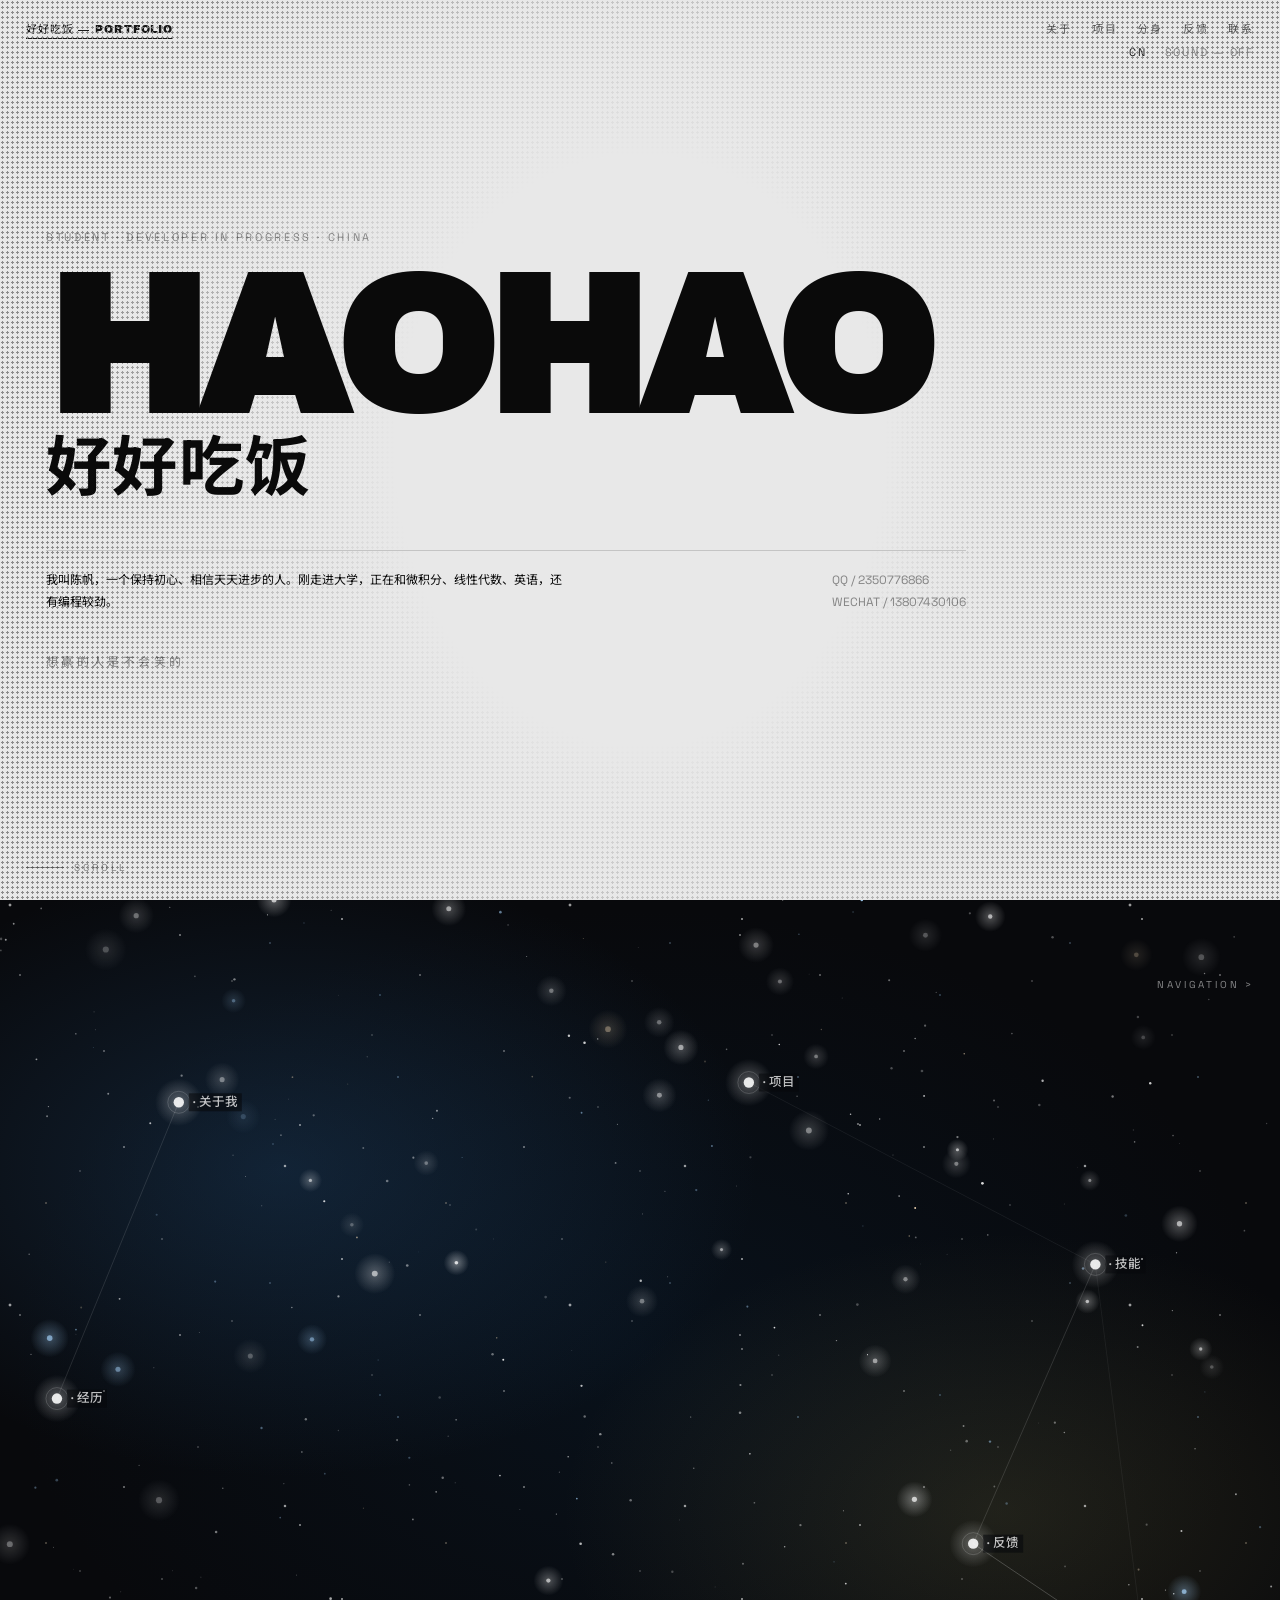
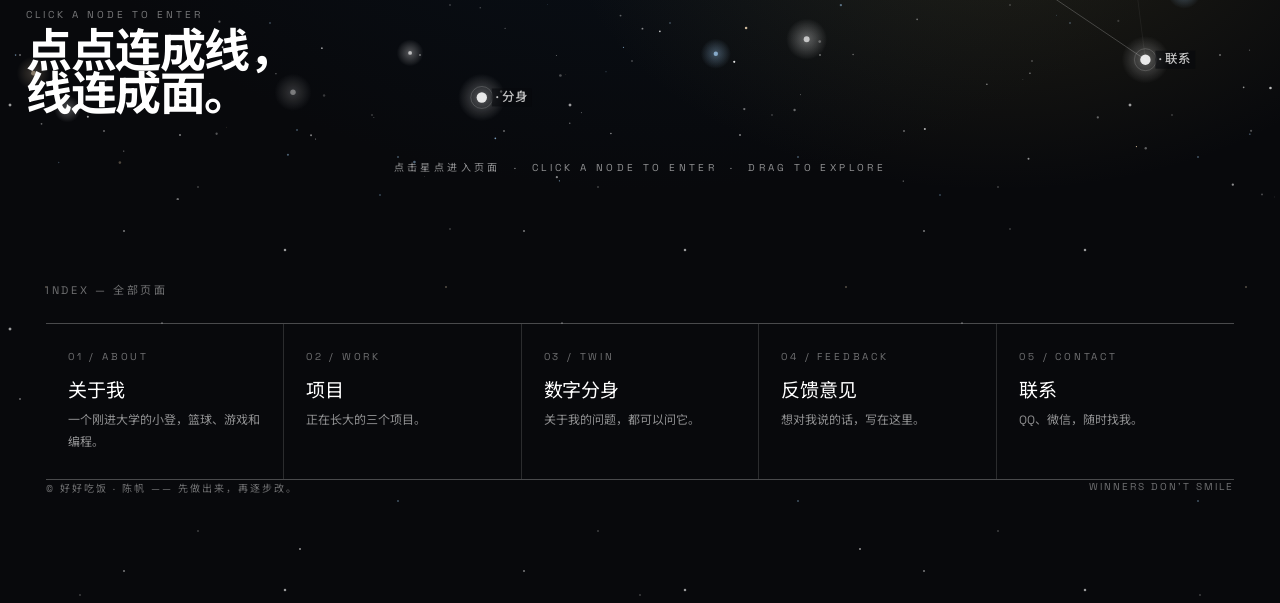
<file: index.html>
<!DOCTYPE html>
<html lang="zh-CN">
<head>
<meta charset="UTF-8">
<meta name="viewport" content="width=device-width, initial-scale=1">
<title>好好吃饭 — PORTFOLIO</title>
<meta name="description" content="好好吃饭（陈帆）的个人主页。星空导航：关于我、项目、数字分身、反馈意见、联系。">
<script src="assets/supabase.js"></script>
<link rel="preconnect" href="https://fonts.googleapis.com">
<link rel="preconnect" href="https://fonts.gstatic.com" crossorigin>
<link href="https://fonts.googleapis.com/css2?family=Archivo+Black&family=Space+Grotesk:wght@300;400;500&family=Noto+Sans+SC:wght@300;400;700;900&display=swap" rel="stylesheet">
<link rel="stylesheet" href="assets/style.css">
<script src="assets/app.js" defer></script>
</head>
<body>

<div id="cursor"></div>

<!-- ============ 开场：深色半调网点 + 巨型字体逐行浮现 ============ -->
<div id="intro">
  <div class="starfield"></div>
  <div class="dots"></div>
  <div class="intro-top">
    <span>好好吃饭 — PORTFOLIO</span>
    <span>2026</span>
  </div>
  <div class="i-mid">
    <span class="i-line">欢迎来到</span>
    <span class="i-line">我的世界</span>
    <div class="i-en">WELCOME TO MY WORLD.</div>
  </div>
</div>

<!-- ============ 顶栏（真链接） ============ -->
<header class="top">
  <a class="brand" href="index.html">好好吃饭 — PORTFOLIO</a>
  <div class="right">
    <div class="grp r1">
      <a href="about.html">关于</a>
      <a href="projects.html">项目</a>
      <a href="twin.html">分身</a>
      <a href="feedback.html">反馈</a>
      <a href="contact.html">联系</a>
    </div>
    <div class="grp r2">
      <span>CN</span><span class="sound">SOUND — OFF</span>
    </div>
  </div>
</header>

<!-- ============ 浅色极简 Hero ============ -->
<section class="scene light" id="top">
  <div class="dots-light"></div>
  <div class="hero wrap">
    <div class="kicker">STUDENT · DEVELOPER IN PROGRESS · CHINA</div>
    <h1>HAOHAO<span class="cn">好好吃饭</span></h1>
    <div class="meta">
      <p class="p">我叫陈帆，一个保持初心、相信天天进步的人。刚走进大学，正在和微积分、线性代数、英语，还有编程较劲。</p>
      <div>
        <div>QQ / 2350776866</div>
        <div>WECHAT / 13807430106</div>
      </div>
    </div>
    <div class="slogan">想赢的人是不会笑的</div>
  </div>
  <div class="scroll-hint"><i></i> Scroll</div>
</section>

<!-- ============ 星空导航中枢：点击节点 → 进入对应页面 ============ -->
<section class="scene dark graph-scene" id="map">
  <div class="glow"></div>
  <div class="starfield"></div>
  <canvas id="graph"></canvas>
  <div class="graph-title">
    <div class="k">Click a node to enter</div>
    <h2>点点连成线，<br>线连成面。</h2>
  </div>
  <div class="graph-hud">
    <div class="side">NAVIGATION &gt;</div>
    <div class="hint">点击星点进入页面 &nbsp;·&nbsp; CLICK A NODE TO ENTER &nbsp;·&nbsp; DRAG TO EXPLORE</div>
  </div>
</section>

<!-- ============ 页面索引（手机上也能正常跳转） ============ -->
<section class="scene dark sec-pad">
  <div class="starfield"></div>
  <div class="wrap">
    <div class="kicker" style="color:var(--dim-l)">Index — 全部页面</div>
    <nav class="nav-list reveal" style="margin-top:26px">
      <a href="about.html"><div class="n">01 / About</div><div class="t">关于我</div><div class="d">一个刚进大学的小登，篮球、游戏和编程。</div></a>
      <a href="projects.html"><div class="n">02 / Work</div><div class="t">项目</div><div class="d">正在长大的三个项目。</div></a>
      <a href="twin.html"><div class="n">03 / Twin</div><div class="t">数字分身</div><div class="d">关于我的问题，都可以问它。</div></a>
      <a href="feedback.html"><div class="n">04 / Feedback</div><div class="t">反馈意见</div><div class="d">想对我说的话，写在这里。</div></a>
      <a href="contact.html"><div class="n">05 / Contact</div><div class="t">联系</div><div class="d">QQ、微信，随时找我。</div></a>
    </nav>
  </div>
  <footer class="wrap">
    <div>© 好好吃饭 · 陈帆 —— 先做出来，再逐步改。</div>
    <div>WINNERS DON'T SMILE</div>
  </footer>
</section>

</body>
</html>
</file>
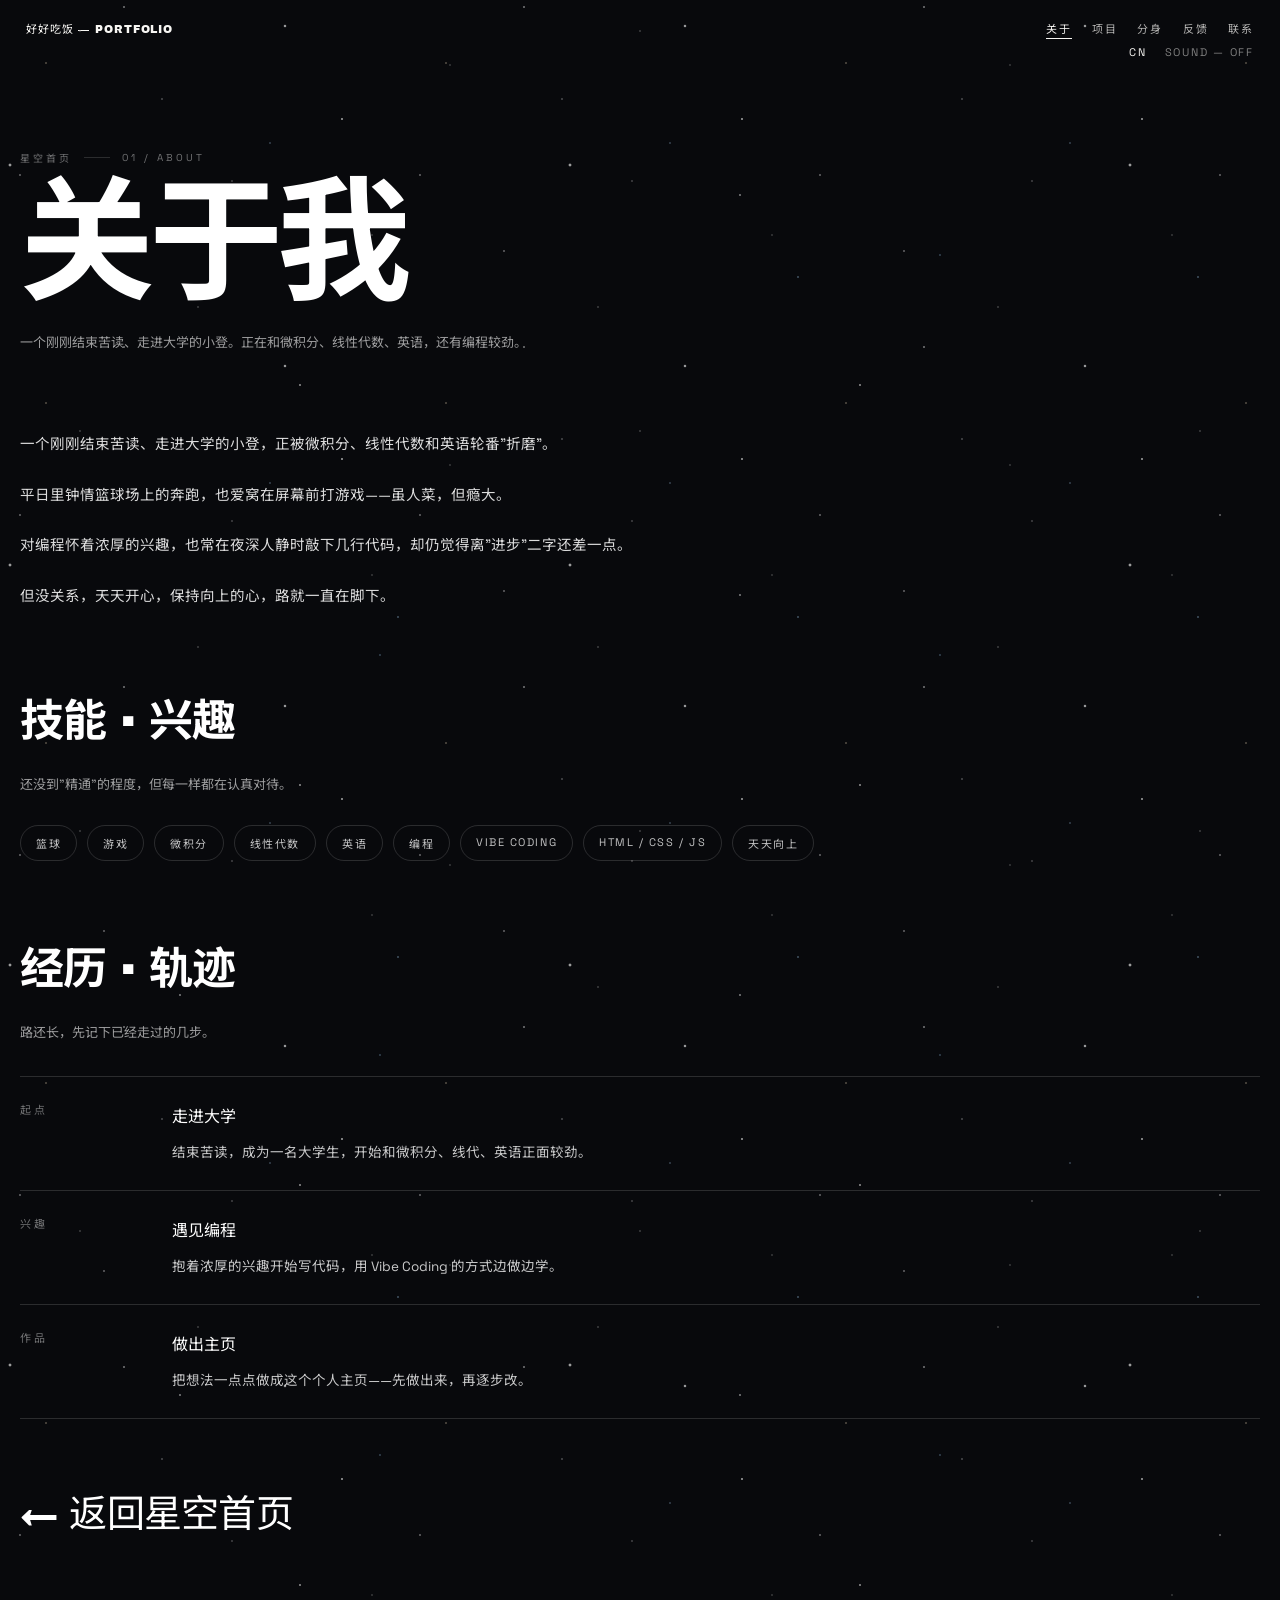
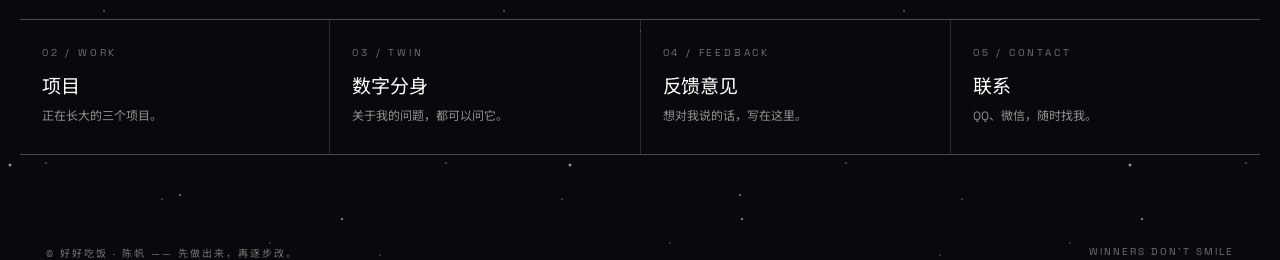
<file: about.html>
<!DOCTYPE html>
<html lang="zh-CN">
<head>
<meta charset="UTF-8">
<meta name="viewport" content="width=device-width, initial-scale=1">
<title>关于我 — 好好吃饭</title>
<meta name="description" content="关于好好吃饭（陈帆）：一个刚进大学的小登，篮球、游戏和编程。">
<script src="assets/supabase.js"></script>
<link rel="preconnect" href="https://fonts.googleapis.com">
<link rel="preconnect" href="https://fonts.gstatic.com" crossorigin>
<link href="https://fonts.googleapis.com/css2?family=Archivo+Black&family=Space+Grotesk:wght@300;400;500&family=Noto+Sans+SC:wght@300;400;700;900&display=swap" rel="stylesheet">
<link rel="stylesheet" href="assets/style.css">
<script src="assets/app.js" defer></script>
</head>
<body class="dark">

<div id="cursor"></div>

<header class="top">
  <a class="brand" href="index.html">好好吃饭 — PORTFOLIO</a>
  <div class="right">
    <div class="grp r1">
      <a href="about.html">关于</a>
      <a href="projects.html">项目</a>
      <a href="twin.html">分身</a>
      <a href="feedback.html">反馈</a>
      <a href="contact.html">联系</a>
    </div>
    <div class="grp r2"><span>CN</span><span class="sound">SOUND — OFF</span></div>
  </div>
</header>

<main class="page">
  <div class="starfield"></div>

  <div class="page-hero wrap">
    <div class="crumb"><a href="index.html">星空首页</a><i></i><span>01 / About</span></div>
    <h1 class="page-title reveal">关于我</h1>
    <p class="page-sub reveal">一个刚刚结束苦读、走进大学的小登。正在和微积分、线性代数、英语，还有编程较劲。</p>
  </div>

  <div class="page-body wrap">

    <div class="block reveal" style="margin-top:0">
      <div class="prose">
        <p>一个刚刚结束苦读、走进大学的小登，正被微积分、线性代数和英语轮番"折磨"。</p>
        <p>平日里钟情篮球场上的奔跑，也爱窝在屏幕前打游戏——虽人菜，但瘾大。</p>
        <p>对编程怀着浓厚的兴趣，也常在夜深人静时敲下几行代码，却仍觉得离"进步"二字还差一点。</p>
        <p>但没关系，天天开心，保持向上的心，路就一直在脚下。</p>
      </div>
    </div>

    <div class="block reveal" id="skills">
      <h2 class="h-sec">技能 · 兴趣</h2>
      <p class="page-sub" style="margin-top:0">还没到"精通"的程度，但每一样都在认真对待。</p>
      <div class="tags">
        <span>篮球</span>
        <span>游戏</span>
        <span>微积分</span>
        <span>线性代数</span>
        <span>英语</span>
        <span>编程</span>
        <span>Vibe Coding</span>
        <span>HTML / CSS / JS</span>
        <span>天天向上</span>
      </div>
    </div>

    <div class="block reveal" id="journey">
      <h2 class="h-sec">经历 · 轨迹</h2>
      <p class="page-sub" style="margin-top:0">路还长，先记下已经走过的几步。</p>
      <div class="timeline">
        <div class="tl">
          <div class="yr">起点</div>
          <div class="tx"><b>走进大学</b>结束苦读，成为一名大学生，开始和微积分、线代、英语正面较劲。</div>
        </div>
        <div class="tl">
          <div class="yr">兴趣</div>
          <div class="tx"><b>遇见编程</b>抱着浓厚的兴趣开始写代码，用 Vibe Coding 的方式边做边学。</div>
        </div>
        <div class="tl">
          <div class="yr">作品</div>
          <div class="tx"><b>做出主页</b>把想法一点点做成这个个人主页——先做出来，再逐步改。</div>
        </div>
      </div>
    </div>

    <a class="big-back" href="index.html">← 返回星空首页</a>

    <nav class="nav-list reveal">
      <a href="projects.html"><div class="n">02 / Work</div><div class="t">项目</div><div class="d">正在长大的三个项目。</div></a>
      <a href="twin.html"><div class="n">03 / Twin</div><div class="t">数字分身</div><div class="d">关于我的问题，都可以问它。</div></a>
      <a href="feedback.html"><div class="n">04 / Feedback</div><div class="t">反馈意见</div><div class="d">想对我说的话，写在这里。</div></a>
      <a href="contact.html"><div class="n">05 / Contact</div><div class="t">联系</div><div class="d">QQ、微信，随时找我。</div></a>
    </nav>
  </div>

  <footer class="wrap">
    <div>© 好好吃饭 · 陈帆 —— 先做出来，再逐步改。</div>
    <div>WINNERS DON'T SMILE</div>
  </footer>
</main>

</body>
</html>
</file>
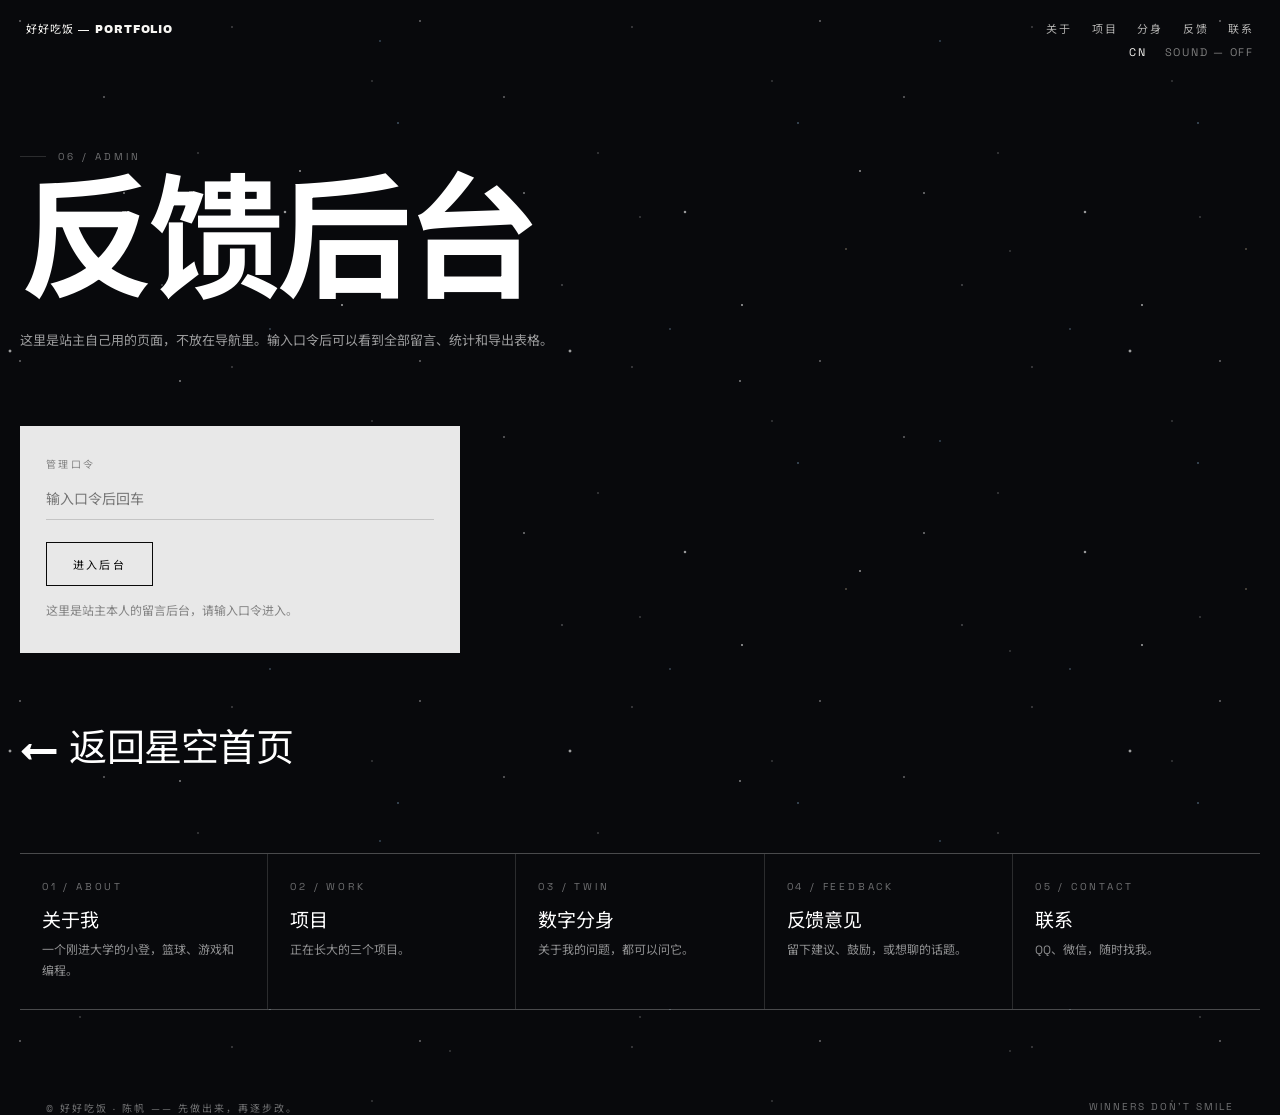
<file: admin.html>
<!DOCTYPE html>
<html lang="zh-CN">
<head>
<meta charset="UTF-8">
<meta name="viewport" content="width=device-width, initial-scale=1">
<title>反馈后台 — 好好吃饭</title>
<meta name="robots" content="noindex, nofollow">
<meta name="description" content="站主专用的反馈后台，查看全部留言与统计。">
<script src="assets/supabase.js"></script>
<link rel="preconnect" href="https://fonts.googleapis.com">
<link rel="preconnect" href="https://fonts.gstatic.com" crossorigin>
<link href="https://fonts.googleapis.com/css2?family=Archivo+Black&family=Space+Grotesk:wght@300;400;500&family=Noto+Sans+SC:wght@300;400;700;900&display=swap" rel="stylesheet">
<link rel="stylesheet" href="assets/style.css">
<script src="assets/app.js" defer></script>
</head>
<body class="dark">

<div id="cursor"></div>

<header class="top">
  <a class="brand" href="index.html">好好吃饭 — PORTFOLIO</a>
  <div class="right">
    <div class="grp r1">
      <a href="about.html">关于</a>
      <a href="projects.html">项目</a>
      <a href="twin.html">分身</a>
      <a href="feedback.html">反馈</a>
      <a href="contact.html">联系</a>
    </div>
    <div class="grp r2"><span>CN</span><span class="sound">SOUND — OFF</span></div>
  </div>
</header>

<main class="page">
  <div class="starfield"></div>

  <div class="page-hero wrap">
    <div class="crumb"><i></i><span>06 / Admin</span></div>
    <h1 class="page-title reveal">反馈后台</h1>
    <p class="page-sub reveal">这里是站主自己用的页面，不放在导航里。输入口令后可以看到全部留言、统计和导出表格。</p>
  </div>

  <div class="page-body wrap">

    <!-- 未解锁：口令门 -->
    <div class="admin-gate reveal" id="adminGate">
      <div class="row">
        <label>管理口令</label>
        <input type="password" id="adminPass" placeholder="输入口令后回车" autocomplete="off" />
      </div>
      <button type="button" id="adminEnter">进入后台</button>
      <p class="gate-tip" id="gateTip">这里是站主本人的留言后台，请输入口令进入。</p>
    </div>

    <!-- 已解锁：数据面板 -->
    <div id="adminPanel" hidden>
      <div class="admin-stats reveal">
        <div class="stat"><div class="k">全部留言</div><div class="v" id="stTotal">0</div></div>
        <div class="stat"><div class="k">今天新增</div><div class="v" id="stToday">0</div></div>
        <div class="stat"><div class="k">最近一条</div><div class="v sm" id="stLast">—</div></div>
        <div class="stat"><div class="k">数据来源</div><div class="v" id="stSrc">—</div></div>
      </div>

      <div class="admin-acts reveal">
        <button type="button" id="btnRefresh">刷新</button>
        <button type="button" id="btnCsv">导出 CSV</button>
        <button type="button" id="btnCopy">复制全部</button>
        <button type="button" onclick="location.href='feedback.html'">打开发反馈页</button>
      </div>

      <div class="msg-list reveal" id="adminList"></div>

      <p class="admin-note">
        小提示：<br>
        · 「导出 CSV」下载的文件可以直接用 Excel / WPS 打开，中文不会乱码，作业交这个就行。<br>
        · 想改口令，打开 <code>assets/app.js</code>，改 <code>const ADMIN_PASS = "……";</code> 这一行（初始默认值务必换掉）。<br>
        · 这个口令是页面上的门帘，能挡住随手点进来的人；想让留言彻底不公开，见 <code>docs/supabase-setup.md</code> 的「私密模式」。
      </p>
    </div>

    <a class="big-back" href="index.html">← 返回星空首页</a>

    <nav class="nav-list reveal">
      <a href="about.html"><div class="n">01 / About</div><div class="t">关于我</div><div class="d">一个刚进大学的小登，篮球、游戏和编程。</div></a>
      <a href="projects.html"><div class="n">02 / Work</div><div class="t">项目</div><div class="d">正在长大的三个项目。</div></a>
      <a href="twin.html"><div class="n">03 / Twin</div><div class="t">数字分身</div><div class="d">关于我的问题，都可以问它。</div></a>
      <a href="feedback.html"><div class="n">04 / Feedback</div><div class="t">反馈意见</div><div class="d">留下建议、鼓励，或想聊的话题。</div></a>
      <a href="contact.html"><div class="n">05 / Contact</div><div class="t">联系</div><div class="d">QQ、微信，随时找我。</div></a>
    </nav>
  </div>

  <footer class="wrap">
    <div>© 好好吃饭 · 陈帆 —— 先做出来，再逐步改。</div>
    <div>WINNERS DON'T SMILE</div>
  </footer>
</main>

</body>
</html>
</file>
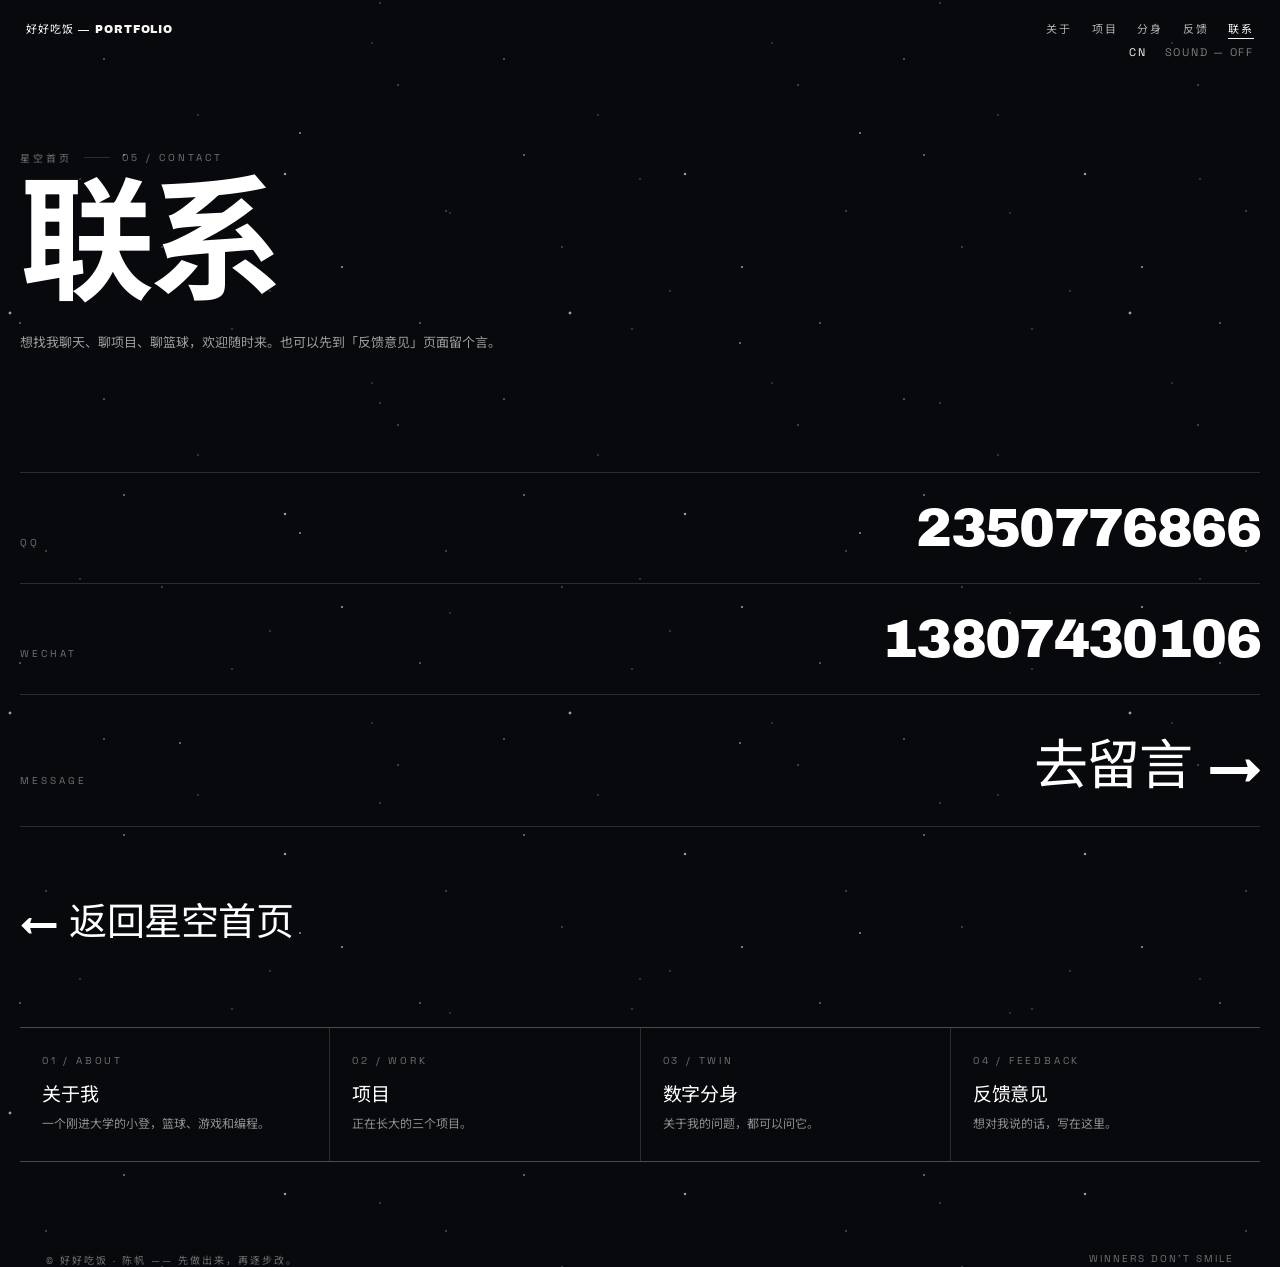
<file: contact.html>
<!DOCTYPE html>
<html lang="zh-CN">
<head>
<meta charset="UTF-8">
<meta name="viewport" content="width=device-width, initial-scale=1">
<title>联系 — 好好吃饭</title>
<meta name="description" content="联系好好吃饭（陈帆）：QQ 2350776866，微信 13807430106。">
<script src="assets/supabase.js"></script>
<link rel="preconnect" href="https://fonts.googleapis.com">
<link rel="preconnect" href="https://fonts.gstatic.com" crossorigin>
<link href="https://fonts.googleapis.com/css2?family=Archivo+Black&family=Space+Grotesk:wght@300;400;500&family=Noto+Sans+SC:wght@300;400;700;900&display=swap" rel="stylesheet">
<link rel="stylesheet" href="assets/style.css">
<script src="assets/app.js" defer></script>
</head>
<body class="dark">

<div id="cursor"></div>

<header class="top">
  <a class="brand" href="index.html">好好吃饭 — PORTFOLIO</a>
  <div class="right">
    <div class="grp r1">
      <a href="about.html">关于</a>
      <a href="projects.html">项目</a>
      <a href="twin.html">分身</a>
      <a href="feedback.html">反馈</a>
      <a href="contact.html">联系</a>
    </div>
    <div class="grp r2"><span>CN</span><span class="sound">SOUND — OFF</span></div>
  </div>
</header>

<main class="page">
  <div class="starfield"></div>

  <div class="page-hero wrap">
    <div class="crumb"><a href="index.html">星空首页</a><i></i><span>05 / Contact</span></div>
    <h1 class="page-title reveal">联系</h1>
    <p class="page-sub reveal">想找我聊天、聊项目、聊篮球，欢迎随时来。也可以先到「反馈意见」页面留个言。</p>
  </div>

  <div class="page-body wrap">
    <div class="contact-big reveal">
      <a href="https://wpa.qq.com/msgrd?V=3&uin=2350776866&Site=QQ&Menu=yes" target="_blank" rel="noopener">
        <span class="k">QQ</span><span class="v">2350776866</span>
      </a>
      <a href="weixin://">
        <span class="k">WECHAT</span><span class="v">13807430106</span>
      </a>
      <a href="feedback.html">
        <span class="k">MESSAGE</span><span class="v">去留言 →</span>
      </a>
    </div>

    <a class="big-back" href="index.html">← 返回星空首页</a>

    <nav class="nav-list reveal">
      <a href="about.html"><div class="n">01 / About</div><div class="t">关于我</div><div class="d">一个刚进大学的小登，篮球、游戏和编程。</div></a>
      <a href="projects.html"><div class="n">02 / Work</div><div class="t">项目</div><div class="d">正在长大的三个项目。</div></a>
      <a href="twin.html"><div class="n">03 / Twin</div><div class="t">数字分身</div><div class="d">关于我的问题，都可以问它。</div></a>
      <a href="feedback.html"><div class="n">04 / Feedback</div><div class="t">反馈意见</div><div class="d">想对我说的话，写在这里。</div></a>
    </nav>
  </div>

  <footer class="wrap">
    <div>© 好好吃饭 · 陈帆 —— 先做出来，再逐步改。</div>
    <div>WINNERS DON'T SMILE</div>
  </footer>
</main>

</body>
</html>
</file>
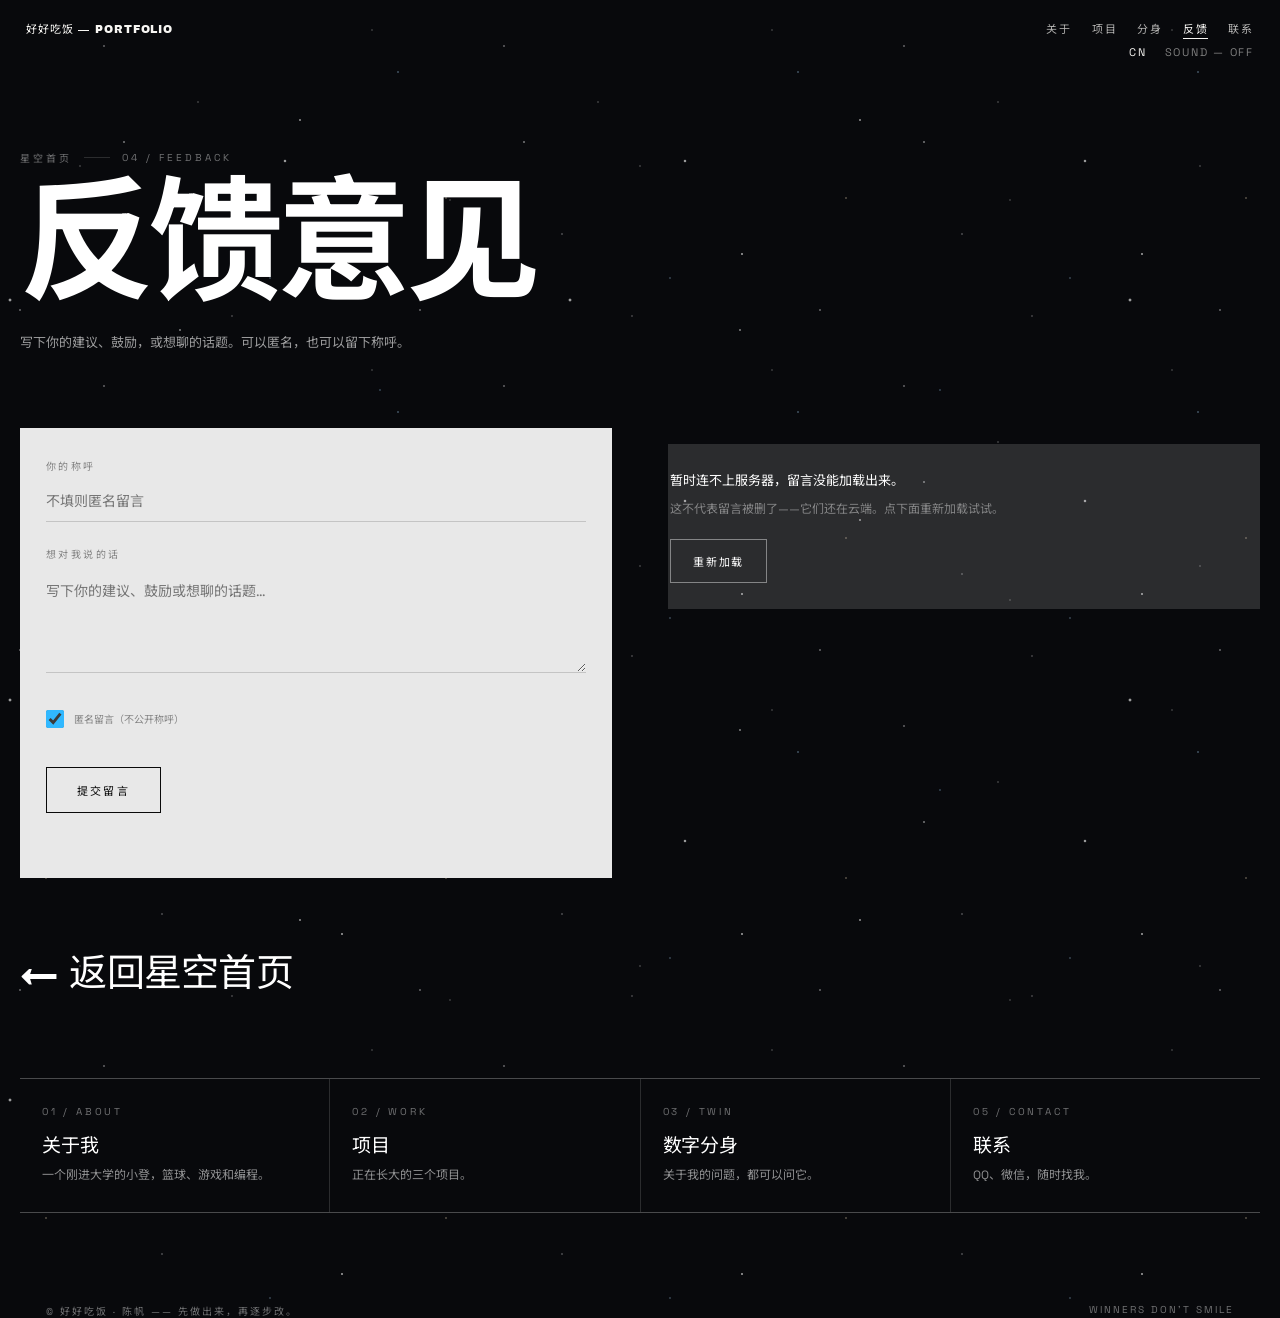
<file: feedback.html>
<!DOCTYPE html>
<html lang="zh-CN">
<head>
<meta charset="UTF-8">
<meta name="viewport" content="width=device-width, initial-scale=1">
<title>反馈意见 — 好好吃饭</title>
<meta name="description" content="给好好吃饭（陈帆）留言：建议、鼓励，或想聊的话题。支持匿名。">
<script src="assets/supabase.js"></script>
<link rel="preconnect" href="https://fonts.googleapis.com">
<link rel="preconnect" href="https://fonts.gstatic.com" crossorigin>
<link href="https://fonts.googleapis.com/css2?family=Archivo+Black&family=Space+Grotesk:wght@300;400;500&family=Noto+Sans+SC:wght@300;400;700;900&display=swap" rel="stylesheet">
<link rel="stylesheet" href="assets/style.css">
<script src="assets/app.js" defer></script>
</head>
<body class="dark">

<div id="cursor"></div>

<header class="top">
  <a class="brand" href="index.html">好好吃饭 — PORTFOLIO</a>
  <div class="right">
    <div class="grp r1">
      <a href="about.html">关于</a>
      <a href="projects.html">项目</a>
      <a href="twin.html">分身</a>
      <a href="feedback.html">反馈</a>
      <a href="contact.html">联系</a>
    </div>
    <div class="grp r2"><span>CN</span><span class="sound">SOUND — OFF</span></div>
  </div>
</header>

<main class="page">
  <div class="starfield"></div>

  <div class="page-hero wrap">
    <div class="crumb"><a href="index.html">星空首页</a><i></i><span>04 / Feedback</span></div>
    <h1 class="page-title reveal">反馈意见</h1>
    <p class="page-sub reveal">写下你的建议、鼓励，或想聊的话题。可以匿名，也可以留下称呼。</p>
  </div>

  <div class="page-body wrap">
    <div class="feedback">
      <div class="feed-panel reveal">
        <form class="feed-form" id="feedForm">
          <div class="row">
            <label>你的称呼</label>
            <input type="text" id="feedName" placeholder="不填则匿名留言" />
          </div>
          <div class="row">
            <label>想对我说的话</label>
            <textarea id="feedText" placeholder="写下你的建议、鼓励或想聊的话题…" required></textarea>
          </div>
          <label class="anon"><input type="checkbox" id="feedAnon" checked /> 匿名留言（不公开称呼）</label>
          <button type="submit">提交留言</button>
          <p class="feed-status" id="feedStatus"></p>
        </form>
      </div>
      <div class="reveal">
        <div class="feed-count" id="feedCount"></div>
        <div class="msg-list" id="msgList"></div>
      </div>
    </div>

    <a class="big-back" href="index.html">← 返回星空首页</a>

    <nav class="nav-list reveal">
      <a href="about.html"><div class="n">01 / About</div><div class="t">关于我</div><div class="d">一个刚进大学的小登，篮球、游戏和编程。</div></a>
      <a href="projects.html"><div class="n">02 / Work</div><div class="t">项目</div><div class="d">正在长大的三个项目。</div></a>
      <a href="twin.html"><div class="n">03 / Twin</div><div class="t">数字分身</div><div class="d">关于我的问题，都可以问它。</div></a>
      <a href="contact.html"><div class="n">05 / Contact</div><div class="t">联系</div><div class="d">QQ、微信，随时找我。</div></a>
    </nav>
  </div>

  <footer class="wrap">
    <div>© 好好吃饭 · 陈帆 —— 先做出来，再逐步改。</div>
    <div>WINNERS DON'T SMILE</div>
  </footer>
</main>

</body>
</html>
</file>
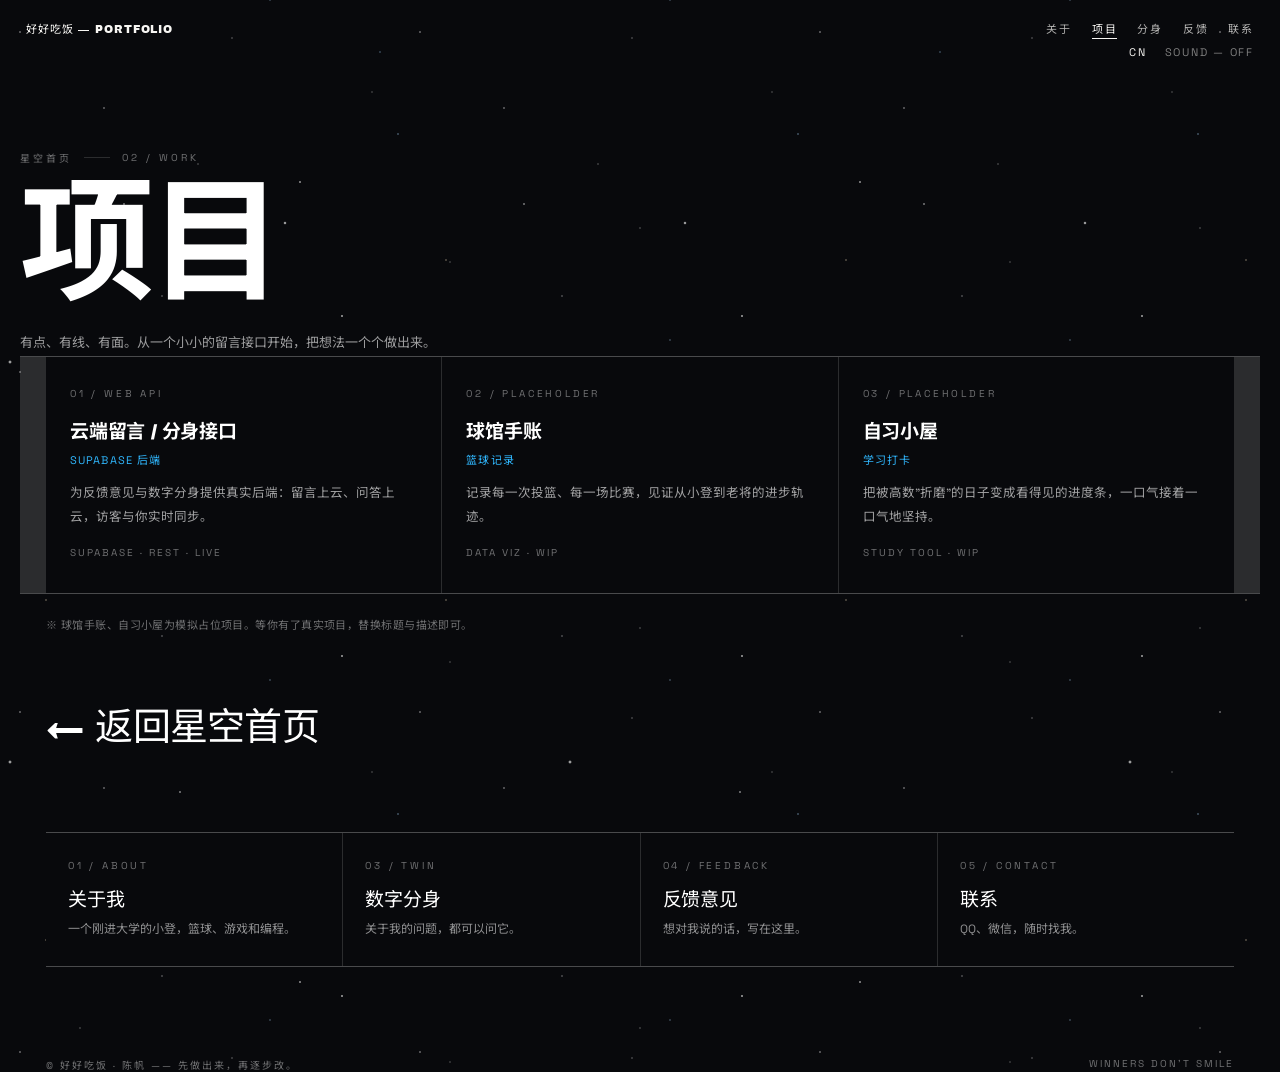
<file: projects.html>
<!DOCTYPE html>
<html lang="zh-CN">
<head>
<meta charset="UTF-8">
<meta name="viewport" content="width=device-width, initial-scale=1">
<title>项目 — 好好吃饭</title>
<meta name="description" content="好好吃饭（陈帆）的项目：云端留言 / 分身接口、球馆手账、自习小屋。">
<script src="assets/supabase.js"></script>
<link rel="preconnect" href="https://fonts.googleapis.com">
<link rel="preconnect" href="https://fonts.gstatic.com" crossorigin>
<link href="https://fonts.googleapis.com/css2?family=Archivo+Black&family=Space+Grotesk:wght@300;400;500&family=Noto+Sans+SC:wght@300;400;700;900&display=swap" rel="stylesheet">
<link rel="stylesheet" href="assets/style.css">
<script src="assets/app.js" defer></script>
</head>
<body class="dark">

<div id="cursor"></div>

<header class="top">
  <a class="brand" href="index.html">好好吃饭 — PORTFOLIO</a>
  <div class="right">
    <div class="grp r1">
      <a href="about.html">关于</a>
      <a href="projects.html">项目</a>
      <a href="twin.html">分身</a>
      <a href="feedback.html">反馈</a>
      <a href="contact.html">联系</a>
    </div>
    <div class="grp r2"><span>CN</span><span class="sound">SOUND — OFF</span></div>
  </div>
</header>

<main class="page">
  <div class="starfield"></div>

  <div class="page-hero wrap">
    <div class="crumb"><a href="index.html">星空首页</a><i></i><span>02 / Work</span></div>
    <h1 class="page-title reveal">项目</h1>
    <p class="page-sub reveal">有点、有线、有面。从一个小小的留言接口开始，把想法一个个做出来。</p>
  </div>

  <div class="page-body" style="padding-top:0">
    <div class="proj-list reveal">
      <div class="proj">
        <div class="idx">01 / WEB API</div>
        <h4>云端留言 / 分身接口</h4>
        <div class="sub">Supabase 后端</div>
        <p>为反馈意见与数字分身提供真实后端：留言上云、问答上云，访客与你实时同步。</p>
        <div class="stack">Supabase · REST · LIVE</div>
      </div>
      <div class="proj">
        <div class="idx">02 / PLACEHOLDER</div>
        <h4>球馆手账</h4>
        <div class="sub">篮球记录</div>
        <p>记录每一次投篮、每一场比赛，见证从小登到老将的进步轨迹。</p>
        <div class="stack">Data Viz · WIP</div>
      </div>
      <div class="proj">
        <div class="idx">03 / PLACEHOLDER</div>
        <h4>自习小屋</h4>
        <div class="sub">学习打卡</div>
        <p>把被高数"折磨"的日子变成看得见的进度条，一口气接着一口气地坚持。</p>
        <div class="stack">Study Tool · WIP</div>
      </div>
    </div>
    <p class="note wrap" style="margin-top:22px">※ 球馆手账、自习小屋为模拟占位项目。等你有了真实项目，替换标题与描述即可。</p>

    <div class="wrap">
      <a class="big-back" href="index.html">← 返回星空首页</a>

      <nav class="nav-list reveal">
        <a href="about.html"><div class="n">01 / About</div><div class="t">关于我</div><div class="d">一个刚进大学的小登，篮球、游戏和编程。</div></a>
        <a href="twin.html"><div class="n">03 / Twin</div><div class="t">数字分身</div><div class="d">关于我的问题，都可以问它。</div></a>
        <a href="feedback.html"><div class="n">04 / Feedback</div><div class="t">反馈意见</div><div class="d">想对我说的话，写在这里。</div></a>
        <a href="contact.html"><div class="n">05 / Contact</div><div class="t">联系</div><div class="d">QQ、微信，随时找我。</div></a>
      </nav>
    </div>
  </div>

  <footer class="wrap">
    <div>© 好好吃饭 · 陈帆 —— 先做出来，再逐步改。</div>
    <div>WINNERS DON'T SMILE</div>
  </footer>
</main>

</body>
</html>
</file>
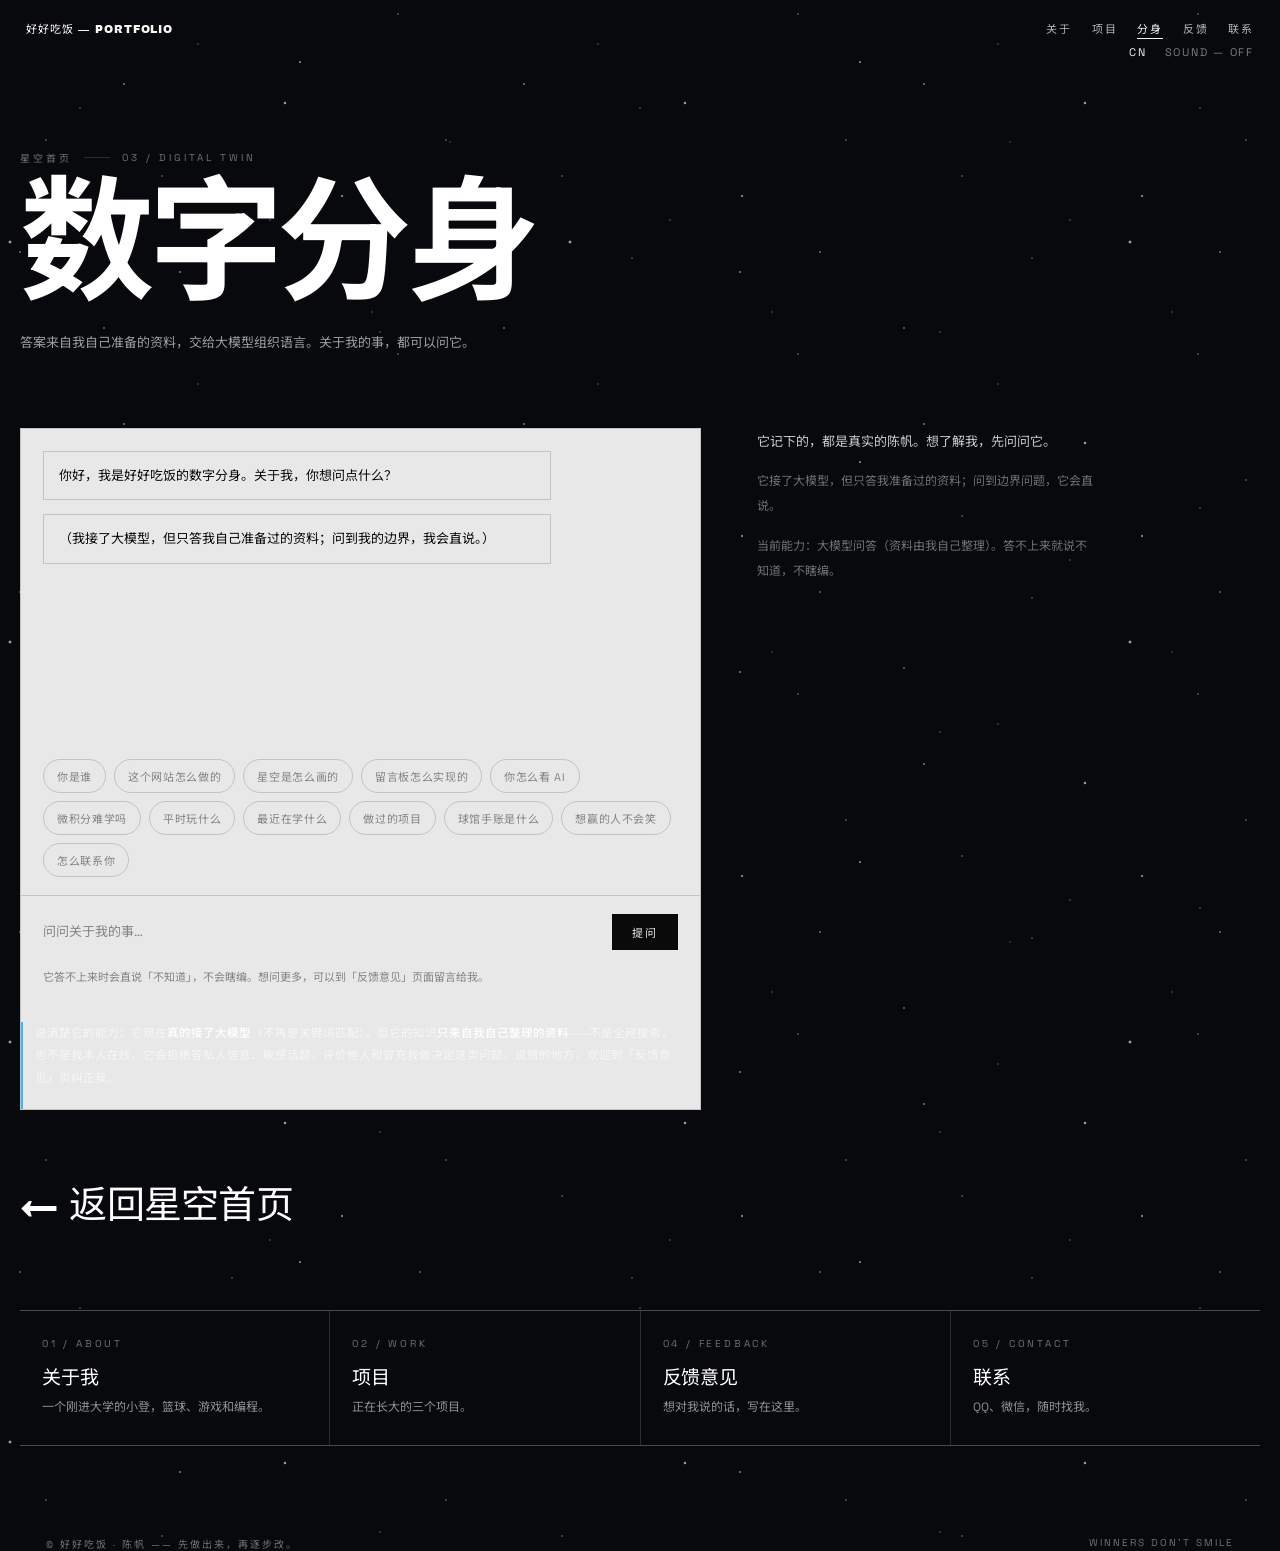
<file: twin.html>
<!DOCTYPE html>
<html lang="zh-CN">
<head>
<meta charset="UTF-8">
<link rel="icon" href="[data-uri]">
<meta name="viewport" content="width=device-width, initial-scale=1">
<title>数字分身 — 好好吃饭</title>
<meta name="description" content="好好吃饭（陈帆）的数字分身：基于我自己整理的资料，由大模型回答问题。">
<script src="assets/supabase.js"></script>
<link rel="preconnect" href="https://fonts.googleapis.com">
<link rel="preconnect" href="https://fonts.gstatic.com" crossorigin>
<link href="https://fonts.googleapis.com/css2?family=Archivo+Black&family=Space+Grotesk:wght@300;400;500&family=Noto+Sans+SC:wght@300;400;700;900&display=swap" rel="stylesheet">
<link rel="stylesheet" href="assets/style.css">
<script src="assets/app.js" defer></script>
</head>
<body class="dark">

<div id="cursor"></div>

<header class="top">
  <a class="brand" href="index.html">好好吃饭 — PORTFOLIO</a>
  <div class="right">
    <div class="grp r1">
      <a href="about.html">关于</a>
      <a href="projects.html">项目</a>
      <a href="twin.html">分身</a>
      <a href="feedback.html">反馈</a>
      <a href="contact.html">联系</a>
    </div>
    <div class="grp r2"><span>CN</span><span class="sound">SOUND — OFF</span></div>
  </div>
</header>

<main class="page">
  <div class="starfield"></div>

  <div class="page-hero wrap">
    <div class="crumb"><a href="index.html">星空首页</a><i></i><span>03 / Digital Twin</span></div>
    <h1 class="page-title reveal">数字分身</h1>
    <p class="page-sub reveal">答案来自我自己准备的资料，交给大模型组织语言。关于我的事，都可以问它。</p>
  </div>

  <div class="page-body wrap">
    <div class="digital">
      <div class="chat-panel reveal">
        <div class="chat-box" id="chatBox"></div>
        <div class="quick" id="quick"></div>
        <div class="chat-input">
          <input id="chatInput" type="text" placeholder="问问关于我的事…" />
          <button id="sendBtn">提问</button>
        </div>
        <p class="tip">它答不上来时会直说「不知道」，不会瞎编。想问更多，可以到「反馈意见」页面留言给我。</p>
        <p class="tip tip-strong">说清楚它的能力：它现在<strong>真的接了大模型</strong>（不再是关键词匹配）。但它的知识<strong>只来自我自己整理的资料</strong>——不是全网搜索，也不是我本人在线。它会拒绝答私人信息、敏感话题、评价他人和冒充我做决定这类问题。说错的地方，欢迎到「反馈意见」页纠正我。</p>
      </div>
      <div class="side reveal">
        <p>它记下的，都是真实的陈帆。想了解我，先问问它。</p>
        <p class="muted">它接了大模型，但只答我准备过的资料；问到边界问题，它会直说。</p>
        <p class="muted">当前能力：大模型问答（资料由我自己整理）。答不上来就说不知道，不瞎编。</p>
      </div>
    </div>

    <a class="big-back" href="index.html">← 返回星空首页</a>

    <nav class="nav-list reveal">
      <a href="about.html"><div class="n">01 / About</div><div class="t">关于我</div><div class="d">一个刚进大学的小登，篮球、游戏和编程。</div></a>
      <a href="projects.html"><div class="n">02 / Work</div><div class="t">项目</div><div class="d">正在长大的三个项目。</div></a>
      <a href="feedback.html"><div class="n">04 / Feedback</div><div class="t">反馈意见</div><div class="d">想对我说的话，写在这里。</div></a>
      <a href="contact.html"><div class="n">05 / Contact</div><div class="t">联系</div><div class="d">QQ、微信，随时找我。</div></a>
    </nav>
  </div>

  <footer class="wrap">
    <div>© 好好吃饭 · 陈帆 —— 先做出来，再逐步改。</div>
    <div>WINNERS DON'T SMILE</div>
  </footer>
</main>

</body>
</html>
</file>
<file: assets/style.css>
/* ============================================================
   好好吃饭 · PORTFOLIO  —  共享样式（多页面版）
   设计语言：极简 / 电影感 / 巨型字体 / 星空
   ============================================================ */
:root{
  --light:#e8e8e8;
  --light-2:#dedede;
  --ink:#0a0a0a;
  --dark:#08090c;
  --dark-2:#0d1014;
  --paper:#f2f2f0;
  --accent:#30b8ff;
  --dim:rgba(10,10,10,.45);
  --dim-l:rgba(255,255,255,.42);
  --line:rgba(10,10,10,.16);
  --line-l:rgba(255,255,255,.14);
  --display:'Archivo Black','Noto Sans SC',sans-serif;
  --mono:'Space Grotesk','Noto Sans SC',sans-serif;
}
*{margin:0;padding:0;box-sizing:border-box}
body{
  background:var(--light);color:var(--ink);
  font-family:var(--mono);
  -webkit-font-smoothing:antialiased;
  user-select:none;-webkit-user-select:none;
  overflow-x:hidden;
}
body.dark{background:var(--dark);color:#fff}
body.dark ::selection{background:#fff;color:var(--dark)}
input,textarea{user-select:text;-webkit-user-select:text}
/* 隐藏滚动条（参考站做法） */
body::-webkit-scrollbar{width:0;height:0}
body{scrollbar-width:none;-ms-overflow-style:none}
a{color:inherit;text-decoration:none}
::selection{background:var(--ink);color:var(--light)}

/* ============ 自定义十字准星光标 ============ */
#cursor{
  position:fixed;left:0;top:0;width:26px;height:26px;z-index:9999;
  pointer-events:none;transform:translate(-50%,-50%);
  mix-blend-mode:difference;opacity:0;transition:opacity .3s;
}
#cursor::before,#cursor::after{content:"";position:absolute;background:#fff}
#cursor::before{left:50%;top:0;width:1px;height:100%;transform:translateX(-50%)}
#cursor::after{top:50%;left:0;height:1px;width:100%;transform:translateY(-50%)}
#cursor.on{opacity:1}
#cursor.hot{width:44px;height:44px}
@media(hover:none){#cursor{display:none}}

/* ============ 顶栏（明暗自适应 · 真链接） ============ */
header.top{
  position:fixed;inset:0 0 auto 0;z-index:900;
  display:flex;justify-content:space-between;align-items:flex-start;
  padding:20px 26px;color:#fff;mix-blend-mode:difference;
  font-size:11px;letter-spacing:.16em;text-transform:uppercase;
  pointer-events:none;
}
header.top a,header.top span{pointer-events:auto}
header.top .grp{display:flex;gap:20px;align-items:baseline}
header.top a{position:relative;padding-bottom:3px;opacity:.72;transition:opacity .3s}
header.top a:hover,header.top a.active{opacity:1}
header.top a.active::after{content:"";position:absolute;left:0;right:0;bottom:0;height:1px;background:currentColor}
header.top .brand{font-family:var(--display);letter-spacing:.08em;opacity:1}
header.top .right{text-align:right;display:flex;flex-direction:column;gap:6px;align-items:flex-end}
header.top .right .r2{display:flex;gap:18px}
header.top .sound{opacity:.5}

/* ============ 开场（深色 · 半调网点 · 巨型字体逐行浮现） ============ */
#intro{
  position:fixed;inset:0;z-index:1000;background:var(--dark);
  display:flex;align-items:center;justify-content:center;
  transition:transform 1.1s cubic-bezier(.76,0,.24,1);
}
#intro.done{transform:translateY(-101%)}
#intro .dots{
  position:absolute;inset:0;
  background-image:radial-gradient(circle,rgba(255,255,255,.5) 1px,transparent 1.4px);
  background-size:5px 5px;
  -webkit-mask-image:radial-gradient(ellipse 58% 90% at 50% 50%,transparent 30%,#000 80%);
  mask-image:radial-gradient(ellipse 58% 90% at 50% 50%,transparent 30%,#000 80%);
}
.i-mid{position:relative;text-align:center;z-index:2}
.i-line{
  display:block;font-family:var(--display);
  font-size:clamp(54px,12.5vw,190px);line-height:.96;letter-spacing:-.01em;
  color:#fff;opacity:0;transform:translateY(28px);
  transition:opacity .8s cubic-bezier(.16,1,.3,1),transform .8s cubic-bezier(.16,1,.3,1);
}
.i-line.on{opacity:1;transform:none}
.i-en{
  margin-top:34px;font-size:11px;letter-spacing:.42em;color:var(--dim-l);
  text-transform:uppercase;opacity:0;transition:opacity 1s .4s;
}
.i-en.on{opacity:1}
.intro-top{
  position:absolute;top:22px;left:26px;right:26px;display:flex;justify-content:space-between;
  font-size:11px;letter-spacing:.16em;text-transform:uppercase;color:rgba(255,255,255,.5);
}

/* ============ 通用排版元件 ============ */
.wrap{max-width:1240px;margin:0 auto;padding:0 26px}
.scene .wrap{position:relative;z-index:2}
.kicker{font-size:11px;letter-spacing:.24em;text-transform:uppercase;color:var(--dim)}
.display{font-family:var(--display);letter-spacing:-.02em;line-height:.9;text-transform:uppercase}
.rule{height:1px;background:var(--line);width:100%}
.rule-l{height:1px;background:var(--line-l);width:100%}
.reveal{opacity:0;transform:translateY(34px);transition:opacity 1s cubic-bezier(.16,1,.3,1),transform 1s cubic-bezier(.16,1,.3,1)}
.reveal.in{opacity:1;transform:none}

/* ============ 星空背景层（纯 CSS 生成，无限平铺） ============ */
.starfield{position:absolute;inset:0;pointer-events:none;z-index:1;overflow:hidden}
.starfield::before,.starfield::after{
  content:"";position:absolute;left:-25%;top:-25%;width:150%;height:150%;
  background-repeat:repeat;
}
.starfield::before{
  background-image:
    radial-gradient(1px 1px at 24px 36px,rgba(255,255,255,.95),transparent),
    radial-gradient(1px 1px at 118px 92px,rgba(255,255,255,.55),transparent),
    radial-gradient(1.7px 1.7px at 205px 151px,rgba(255,255,255,1),transparent),
    radial-gradient(1px 1px at 318px 62px,rgba(170,215,255,.9),transparent),
    radial-gradient(1px 1px at 82px 224px,rgba(255,255,255,.7),transparent),
    radial-gradient(1.5px 1.5px at 262px 244px,rgba(255,255,255,.9),transparent),
    radial-gradient(1px 1px at 366px 188px,rgba(255,232,196,.8),transparent),
    radial-gradient(1px 1px at 152px 306px,rgba(255,255,255,.6),transparent),
    radial-gradient(1.3px 1.3px at 44px 132px,rgba(255,255,255,.75),transparent),
    radial-gradient(1px 1px at 292px 20px,rgba(255,255,255,.5),transparent),
    radial-gradient(1px 1px at 190px 268px,rgba(180,220,255,.7),transparent),
    radial-gradient(1.2px 1.2px at 340px 300px,rgba(255,255,255,.7),transparent);
  background-size:400px 340px;
  animation:twA 6s ease-in-out infinite alternate;
}
.starfield::after{
  background-image:
    radial-gradient(1.4px 1.4px at 60px 50px,rgba(255,255,255,.85),transparent),
    radial-gradient(1px 1px at 210px 130px,rgba(255,255,255,.5),transparent),
    radial-gradient(1.9px 1.9px at 330px 230px,rgba(255,255,255,.95),transparent),
    radial-gradient(1px 1px at 140px 320px,rgba(160,210,255,.75),transparent),
    radial-gradient(1px 1px at 400px 96px,rgba(255,255,255,.55),transparent),
    radial-gradient(1.3px 1.3px at 500px 260px,rgba(255,255,255,.8),transparent);
  background-size:560px 400px;
  animation:twB 9s ease-in-out infinite alternate;
}
@keyframes twA{from{opacity:.5}to{opacity:1}}
@keyframes twB{from{opacity:.85}to{opacity:.35}}
.dots-light{
  position:absolute;inset:0;pointer-events:none;
  background-image:radial-gradient(circle,rgba(10,10,10,.42) 1px,transparent 1.4px);
  background-size:5px 5px;
  -webkit-mask-image:radial-gradient(ellipse 56% 96% at 50% 50%,transparent 34%,#000 82%);
  mask-image:radial-gradient(ellipse 56% 96% at 50% 50%,transparent 34%,#000 82%);
}

/* ============ 场景通用 ============ */
.scene{position:relative}
.scene.light{background:var(--light);color:var(--ink)}
.scene.dark{background:var(--dark);color:#fff}
.sec-pad{padding:9vh 0 12vh}

/* ============ 首页 · 浅色 Hero ============ */
.hero{min-height:100vh;display:flex;flex-direction:column;justify-content:center;position:relative;z-index:2}
.hero h1{
  font-family:var(--display);font-size:clamp(58px,15vw,206px);line-height:.86;
  letter-spacing:-.045em;margin:22px 0 0;
}
.hero h1 .cn{display:block;font-size:.34em;letter-spacing:.02em;margin-top:.16em}
.hero .meta{
  display:flex;justify-content:space-between;gap:26px;flex-wrap:wrap;
  margin-top:52px;padding-top:18px;border-top:1px solid var(--line);
  font-size:12px;line-height:1.9;color:var(--dim);max-width:920px;
}
.hero .meta .p{max-width:520px;color:var(--ink)}
.hero .slogan{
  margin-top:38px;font-size:12px;letter-spacing:.28em;text-transform:uppercase;color:var(--dim);
}
.scroll-hint{
  position:absolute;bottom:26px;left:26px;display:flex;align-items:center;gap:10px;
  font-size:10px;letter-spacing:.3em;text-transform:uppercase;color:var(--dim);
}
.scroll-hint i{display:block;width:38px;height:1px;background:var(--ink);opacity:.4;animation:pull 2.4s infinite}
@keyframes pull{0%,100%{transform:scaleX(.3);transform-origin:left}50%{transform:scaleX(1);transform-origin:left}}

/* ============ 首页 · 深色星空节点网络 ============ */
.graph-scene{min-height:100vh;display:block;overflow:hidden}
#graph{position:absolute;inset:0;width:100%;height:100%;display:block;cursor:crosshair}
.graph-scene .glow{
  position:absolute;inset:0;pointer-events:none;
  background:
    radial-gradient(60% 55% at 22% 30%,rgba(40,90,140,.30),transparent 62%),
    radial-gradient(55% 50% at 78% 68%,rgba(120,110,60,.22),transparent 62%),
    radial-gradient(70% 70% at 50% 50%,rgba(10,30,50,.4),transparent 70%);
}
.graph-hud{position:absolute;inset:0;pointer-events:none;z-index:3}
.graph-hud .hint{
  position:absolute;bottom:26px;left:50%;transform:translateX(-50%);
  font-size:10px;letter-spacing:.34em;text-transform:uppercase;color:rgba(255,255,255,.55);
  text-align:center;
}
.graph-hud .side{
  position:absolute;right:26px;top:78px;
  font-size:10px;letter-spacing:.28em;text-transform:uppercase;color:rgba(255,255,255,.5);
}
.graph-title{
  position:absolute;left:26px;bottom:82px;z-index:3;pointer-events:none;max-width:min(470px,72vw);
}
.graph-title .k{font-size:10px;letter-spacing:.3em;text-transform:uppercase;color:rgba(255,255,255,.45)}
.graph-title h2{
  font-family:var(--display);font-size:clamp(22px,3.6vw,46px);line-height:.95;
  letter-spacing:-.03em;color:#fff;margin-top:10px;
}

/* ============ 项目卡（首页星空下 / 项目页共用） ============ */
.proj-list{
  position:relative;z-index:3;max-width:1240px;margin:0 auto;padding:0 26px;
  display:grid;grid-template-columns:repeat(auto-fit,minmax(250px,1fr));gap:1px;
  background:var(--line-l);border-top:1px solid var(--line-l);border-bottom:1px solid var(--line-l);
}
.proj{background:var(--dark);padding:30px 24px 34px;transition:background .45s}
.proj:hover{background:#111418}
.proj .idx{font-size:10px;letter-spacing:.28em;text-transform:uppercase;color:var(--dim-l)}
.proj h4{font-family:var(--display);font-size:19px;margin:16px 0 8px;letter-spacing:-.01em}
.proj .sub{font-size:11px;letter-spacing:.1em;color:var(--accent);text-transform:uppercase;margin-bottom:14px}
.proj p{font-size:12.5px;line-height:1.95;color:rgba(255,255,255,.62)}
.proj .stack{margin-top:16px;font-size:10px;letter-spacing:.2em;text-transform:uppercase;color:var(--dim-l)}
.note{margin-top:22px;font-size:11px;color:var(--dim-l);letter-spacing:.04em}

/* ============ 子页面骨架 ============ */
.page{position:relative;min-height:100vh;background:var(--dark);color:#fff;overflow:hidden}
.page .wrap{position:relative;z-index:2}
.page-hero{padding:150px 0 0;position:relative;z-index:2}
.crumb{
  display:flex;align-items:center;gap:12px;flex-wrap:wrap;
  font-size:10px;letter-spacing:.3em;text-transform:uppercase;color:var(--dim-l);
}
.crumb a:hover{color:var(--accent)}
.crumb i{display:block;width:26px;height:1px;background:var(--line-l)}
.page-title{
  font-family:var(--display);text-transform:uppercase;
  font-size:clamp(44px,10.5vw,148px);line-height:.86;letter-spacing:-.04em;
  margin:22px 0 0;
}
.page-sub{margin-top:26px;font-size:13px;line-height:2.1;color:rgba(255,255,255,.6);max-width:660px}
.page-body{padding:8vh 0 10vh;position:relative;z-index:2}

/* 正文（深色页面上的文字） */
.prose{font-size:14.5px;line-height:2.3;color:rgba(255,255,255,.86);max-width:780px}
.prose p+p{margin-top:1.2em}
.h-sec{
  font-family:var(--display);font-size:clamp(22px,3.6vw,44px);letter-spacing:-.02em;
  margin:0 0 22px;text-transform:uppercase;
}
.block{margin-top:8vh}
.tags{display:flex;flex-wrap:wrap;gap:10px;margin-top:26px}
.tags span{
  font-size:11px;letter-spacing:.14em;text-transform:uppercase;
  padding:9px 15px;border:1px solid var(--line-l);color:rgba(255,255,255,.75);border-radius:999px;
}
.timeline{margin-top:30px;border-top:1px solid var(--line-l)}
.timeline .tl{
  display:grid;grid-template-columns:130px 1fr;gap:22px;
  padding:24px 0;border-bottom:1px solid var(--line-l);
}
.timeline .yr{font-size:11px;letter-spacing:.24em;text-transform:uppercase;color:var(--dim-l)}
.timeline .tx{font-size:13.5px;line-height:2;color:rgba(255,255,255,.78)}
.timeline .tx b{font-family:var(--display);display:block;font-size:16px;letter-spacing:-.01em;color:#fff;margin-bottom:6px;font-weight:400}
.card{background:var(--light);color:var(--ink);padding:26px}
.card ::selection{background:var(--ink);color:var(--light)}
.grid-2{display:grid;grid-template-columns:1fr 1fr;gap:56px}
.big-back{
  display:inline-flex;align-items:center;gap:14px;margin-top:64px;
  font-family:var(--display);font-size:clamp(20px,3.2vw,38px);letter-spacing:-.02em;
  transition:gap .35s,color .35s;
}
.big-back:hover{gap:24px;color:var(--accent)}

/* 页面索引（每页底部的互相跳转） */
.nav-list{
  display:grid;grid-template-columns:repeat(auto-fit,minmax(210px,1fr));gap:1px;
  background:var(--line-l);border-top:1px solid var(--line-l);border-bottom:1px solid var(--line-l);
  margin-top:9vh;
}
.nav-list a{background:var(--dark);padding:26px 22px;transition:background .4s;display:block}
.nav-list a:hover{background:#111418}
.nav-list .n{font-size:10px;letter-spacing:.28em;color:var(--dim-l);text-transform:uppercase}
.nav-list .t{font-family:var(--display);font-size:19px;margin-top:12px;letter-spacing:-.01em}
.nav-list .d{font-size:12px;color:rgba(255,255,255,.55);margin-top:8px;line-height:1.8}

/* ============ 数字分身 ============ */
.digital{display:grid;grid-template-columns:1.15fr .85fr;gap:56px}
.chat-panel{border:1px solid var(--line);background:var(--light)}
.chat-box{height:330px;overflow:auto;padding:22px;display:flex;flex-direction:column;gap:14px}
.chat-box::-webkit-scrollbar{width:0}
.chat-box .msg{font-size:13px;line-height:1.8;max-width:80%;padding:12px 15px;border:1px solid var(--line)}
.chat-box .msg.bot{background:transparent;color:var(--ink)}
.chat-box .msg.user{background:var(--ink);color:var(--light);align-self:flex-end;border-color:var(--ink)}
.quick{display:flex;flex-wrap:wrap;gap:8px;padding:0 22px 18px}
.quick button{
  font-family:var(--mono);font-size:11px;letter-spacing:.06em;padding:8px 13px;
  border:1px solid var(--line);background:transparent;color:var(--dim);cursor:pointer;
  transition:.3s;border-radius:999px;
}
.quick button:hover{border-color:var(--ink);color:var(--ink)}
.chat-input{display:flex;gap:10px;padding:18px 22px;border-top:1px solid var(--line)}
.chat-input input{flex:1;border:none;background:transparent;outline:none;font-family:var(--mono);font-size:13px;color:var(--ink)}
.chat-input input::placeholder{color:var(--dim)}
.chat-input button{
  font-family:var(--mono);font-size:11px;letter-spacing:.16em;text-transform:uppercase;
  padding:10px 20px;border:none;background:var(--ink);color:var(--light);cursor:pointer;transition:.3s;
}
.chat-input button:hover{background:var(--accent);color:var(--ink)}
.side p{font-size:13px;line-height:2.1;color:rgba(255,255,255,.78);max-width:340px}
.side .muted{color:var(--dim-l);margin-top:14px;font-size:12px}
.tip{font-size:11px;color:var(--dim);padding:0 22px 20px;line-height:1.8}

/* ============ 反馈意见 ============ */
.feedback{display:grid;grid-template-columns:1fr 1fr;gap:56px}
.feed-panel{background:var(--light);color:var(--ink);padding:30px 26px}
.feed-form .row{display:flex;flex-direction:column;gap:8px;margin-bottom:24px}
.feed-form label{font-size:10px;letter-spacing:.24em;text-transform:uppercase;color:var(--dim)}
.feed-form input,.feed-form textarea{
  border:none;border-bottom:1px solid var(--line);background:transparent;
  padding:11px 0;font-family:var(--mono);font-size:14px;color:var(--ink);outline:none;transition:.3s;resize:vertical;
}
.feed-form textarea{min-height:104px}
.feed-form input:focus,.feed-form textarea:focus{border-color:var(--ink)}
.anon{display:flex;align-items:center;gap:10px;min-height:44px;font-size:12px;color:var(--dim)!important;letter-spacing:0!important;text-transform:none!important;cursor:pointer;margin-bottom:26px}
.anon input[type=checkbox]{width:18px;height:18px;flex:0 0 auto;accent-color:var(--accent);cursor:pointer}
.feed-form button{
  font-family:var(--mono);font-size:11px;letter-spacing:.2em;text-transform:uppercase;
  padding:14px 30px;border:1px solid var(--ink);background:transparent;color:var(--ink);cursor:pointer;transition:.35s;
}
.feed-form button:hover{background:var(--ink);color:var(--light)}
.msg-list{display:flex;flex-direction:column;gap:1px;background:var(--line-l)}
.msg-item{background:var(--dark);padding:22px;font-size:13px;line-height:1.9;color:rgba(255,255,255,.82)}
.msg-item.mine{box-shadow:inset 3px 0 0 var(--light)}
.msg-item .msg-head{display:flex;align-items:center;gap:10px;flex-wrap:wrap;margin-bottom:9px}
.msg-item .who{font-size:10px;letter-spacing:.2em;text-transform:uppercase;color:var(--dim-l);margin-bottom:0}
.mine-tag{
  font-size:9.5px;letter-spacing:.14em;text-transform:uppercase;line-height:1.5;
  color:var(--dark);background:var(--light);padding:2px 7px;
}
.edited-tag{
  font-size:9.5px;letter-spacing:.14em;text-transform:uppercase;
  color:rgba(255,255,255,.42);border:1px solid rgba(255,255,255,.2);padding:1px 6px;
}
.empty{background:transparent;padding:26px 2px;font-size:13px;color:var(--dim-l)}

/* 提交状态提示 */
.feed-status{
  margin-top:18px;font-family:var(--mono);font-size:11px;letter-spacing:.14em;
  text-transform:uppercase;line-height:1.9;min-height:17px;
}
.feed-status.ok{color:#186c37}
.feed-status.err{color:#b3261e}
.feed-status.busy{color:var(--dim)}
.msg-item .time{
  margin-left:auto;font-size:10px;letter-spacing:.16em;
  text-transform:uppercase;color:rgba(255,255,255,.32);
}

/* 自己的留言：编辑 / 撤回 */
.msg-item .ops{display:flex;gap:14px;margin-top:14px}
.msg-item .op{
  background:none;border:0;padding:0 0 2px;cursor:pointer;
  font-family:inherit;font-size:10px;letter-spacing:.18em;text-transform:uppercase;
  color:rgba(255,255,255,.5);border-bottom:1px solid rgba(255,255,255,.22);
  transition:color .25s,border-color .25s;
}
.msg-item .op:hover{color:#fff;border-color:#fff}
.msg-item .op.danger:hover{color:#ff8b7a;border-color:#ff8b7a}
.msg-item .op.primary{color:#fff;border-color:#fff}
.msg-item .op:disabled{opacity:.4;cursor:default}
.edit-box{margin-top:4px}
.edit-input{
  width:100%;box-sizing:border-box;background:rgba(255,255,255,.05);
  border:1px solid rgba(255,255,255,.22);color:#fff;padding:12px 14px;
  font-family:inherit;font-size:13px;line-height:1.9;resize:vertical;
}
.edit-input:focus{outline:none;border-color:rgba(255,255,255,.6)}
.feed-count{font-size:11px;letter-spacing:.2em;text-transform:uppercase;color:var(--dim-l);margin-bottom:16px}

/* ============ 反馈后台（admin.html） ============ */
.admin-gate{max-width:440px;background:var(--light);color:var(--ink);padding:30px 26px}
.admin-gate .row{display:flex;flex-direction:column;gap:8px;margin-bottom:22px}
.admin-gate label{font-size:10px;letter-spacing:.24em;text-transform:uppercase;color:var(--dim)}
.admin-gate input{
  border:none;border-bottom:1px solid var(--line);background:transparent;
  padding:11px 0;font-family:var(--mono);font-size:14px;color:var(--ink);outline:none;transition:.3s;
}
.admin-gate input:focus{border-color:var(--ink)}
.admin-gate button,.admin-acts button{
  font-family:var(--mono);font-size:11px;letter-spacing:.2em;text-transform:uppercase;
  padding:13px 26px;border:1px solid var(--ink);background:transparent;color:var(--ink);
  cursor:pointer;transition:.35s;
}
.admin-gate button:hover{background:var(--ink);color:var(--light)}
.gate-tip{margin-top:14px;font-size:12px;line-height:1.9;color:var(--dim);min-height:18px}
.gate-tip.err{color:#b3261e}
.admin-stats{display:grid;grid-template-columns:repeat(auto-fit,minmax(150px,1fr));gap:1px;background:var(--line-l)}
.admin-stats .stat{background:var(--dark);padding:22px}
.admin-stats .k{font-size:10px;letter-spacing:.24em;text-transform:uppercase;color:var(--dim-l)}
.admin-stats .v{font-family:var(--display);font-size:clamp(20px,3vw,30px);letter-spacing:-.02em;color:#fff;margin-top:10px;word-break:break-all}
.admin-stats .v.sm{font-size:clamp(16px,1.7vw,21px);letter-spacing:0;word-break:keep-all}
.admin-acts{display:flex;flex-wrap:wrap;gap:12px;margin:34px 0 30px}
.admin-acts button{border-color:rgba(255,255,255,.4);color:#fff}
.admin-acts button:hover{background:#fff;color:var(--dark)}
.admin-acts button:disabled{opacity:.4;cursor:default}
.admin-note{font-size:12px;line-height:2;color:var(--dim-l);margin:30px 0 0;max-width:760px}
.admin-note code{font-family:var(--mono);color:rgba(255,255,255,.72)}

/* ============ 联系 ============ */
.contact-big{display:flex;flex-direction:column;gap:0;margin-top:44px}
.contact-big a{
  display:flex;justify-content:space-between;align-items:baseline;gap:20px;
  padding:26px 0;border-top:1px solid var(--line-l);transition:.4s;
}
.contact-big a:last-child{border-bottom:1px solid var(--line-l)}
.contact-big a:hover{padding-left:14px}
.contact-big .k{font-size:10px;letter-spacing:.3em;text-transform:uppercase;color:var(--dim-l)}
.contact-big .v{font-family:var(--display);font-size:clamp(22px,4.4vw,54px);letter-spacing:-.03em;color:#fff}
.contact-big a:hover .v{color:var(--accent)}
footer{
  display:flex;justify-content:space-between;gap:16px;flex-wrap:wrap;
  padding:44px 26px 60px;font-size:10px;letter-spacing:.2em;text-transform:uppercase;color:var(--dim-l);
  position:relative;z-index:2;
}

/* ============ V4 新增：项目信息表 / 错误状态 / 点击热区 ============ */
/* 项目页：每个项目补「是什么 / 我做了什么 / 技术 / 状态」
   —— 来自访客留言「这项目是何意味」「这是拿什么做的？」 */
.proj-facts{margin:18px 0 0;display:flex;flex-direction:column;gap:11px}
.proj-facts > div{border-left:2px solid rgba(255,255,255,.14);padding-left:12px}
.proj-facts dt{font-size:10px;letter-spacing:.2em;text-transform:uppercase;color:var(--accent);margin-bottom:5px}
.proj-facts dd{font-size:12.5px;line-height:1.9;color:rgba(255,255,255,.62)}
.proj-facts strong{color:#fff;font-weight:500}

/* 数字分身：能力边界说明（不夸大） */
.tip-strong{
  margin-top:14px;padding-left:12px;border-left:2px solid var(--accent);
  font-size:11.5px;line-height:1.95;color:rgba(255,255,255,.62);
}
.tip-strong strong{color:#fff;font-weight:500}

/* 读取失败：如实说明 + 重试按钮，绝不显示「还没有留言」 */
.empty.err{padding:26px 2px}
.empty.err .empty-msg{font-size:13px;color:#fff}
.empty.err .empty-sub{font-size:12px;color:var(--dim-l);margin-top:9px;line-height:1.9}
.retry-btn{
  margin-top:18px;display:inline-flex;align-items:center;justify-content:center;
  min-height:44px;padding:0 22px;background:transparent;color:#fff;
  border:1px solid rgba(255,255,255,.42);cursor:pointer;transition:.3s;
  font-family:var(--mono);font-size:11px;letter-spacing:.16em;text-transform:uppercase;
}
.retry-btn:hover{background:#fff;color:var(--dark)}
.retry-btn:disabled{opacity:.45;cursor:default}

/* ============ 响应式 ============ */
@media(max-width:900px){
  .digital,.feedback,.grid-2{grid-template-columns:1fr;gap:34px}
  .graph-title,.graph-hud .side{display:none}
  .hero h1 .cn{font-size:.4em}
  .timeline .tl{grid-template-columns:1fr;gap:8px}
  .page-hero{padding:118px 0 0}
}
@media(max-width:680px){
  header.top .grp.r1{gap:14px}
  header.top .sound{display:none}
  /* 自查发现（WCAG 2.5.5 目标尺寸）：顶栏链接视觉只有 21x17px，
     低于 44px 的可点标准。用 ::before 覆盖层把热区撑到约 45px 高，
     不改动文字的视觉位置。 */
  header.top a::before{content:"";position:absolute;left:-8px;right:-8px;top:-14px;bottom:-14px}
  .big-back{display:inline-block;padding:10px 0}
  #adminPass{min-height:44px}
}
@media(max-width:560px){
  .wrap{padding:0 18px}
  header.top{padding:14px 18px;font-size:9.5px;letter-spacing:.08em}
  header.top .grp{gap:10px}
  header.top .brand{font-size:10px}
  footer{padding:34px 18px 46px}
}
@media(prefers-reduced-motion:reduce){
  *{animation-duration:.001s!important;transition-duration:.001s!important}
  #intro{display:none}
  .reveal{opacity:1;transform:none}
}

/* ================================================================
   ⑥ 数字分身 · 真实大模型（V5 新增）
   ================================================================ */
.chat-box .msg{white-space:pre-wrap;word-break:break-word}
.chat-box .msg.typing{display:flex;align-items:center;gap:5px;padding:16px 15px}
.chat-box .msg.typing span{
  width:6px;height:6px;border-radius:50%;background:var(--ink);
  opacity:.25;animation:twBlink 1.2s infinite ease-in-out;
}
.chat-box .msg.typing span:nth-child(2){animation-delay:.16s}
.chat-box .msg.typing span:nth-child(3){animation-delay:.32s}
@keyframes twBlink{
  0%,80%,100%{opacity:.2;transform:translateY(0)}
  40%{opacity:.85;transform:translateY(-2px)}
}
.chat-box .msg.err{
  border-color:#c0392b;background:#fdf3f1;color:#8f2a0c;max-width:92%;
}
.chat-box .msg .retry{
  margin-top:10px;display:inline-block;font-family:var(--mono);
  font-size:11px;letter-spacing:.14em;text-transform:uppercase;
  background:transparent;border:1px solid currentColor;color:inherit;
  padding:8px 16px;cursor:pointer;min-height:38px;transition:.25s;
}
.chat-box .msg .retry:hover{background:currentColor;color:#fff}
.chat-input button:disabled,.chat-input input:disabled{opacity:.45;cursor:not-allowed}
@media (prefers-reduced-motion: reduce){
  .chat-box .msg.typing span{animation:none;opacity:.5}
}
</file>
